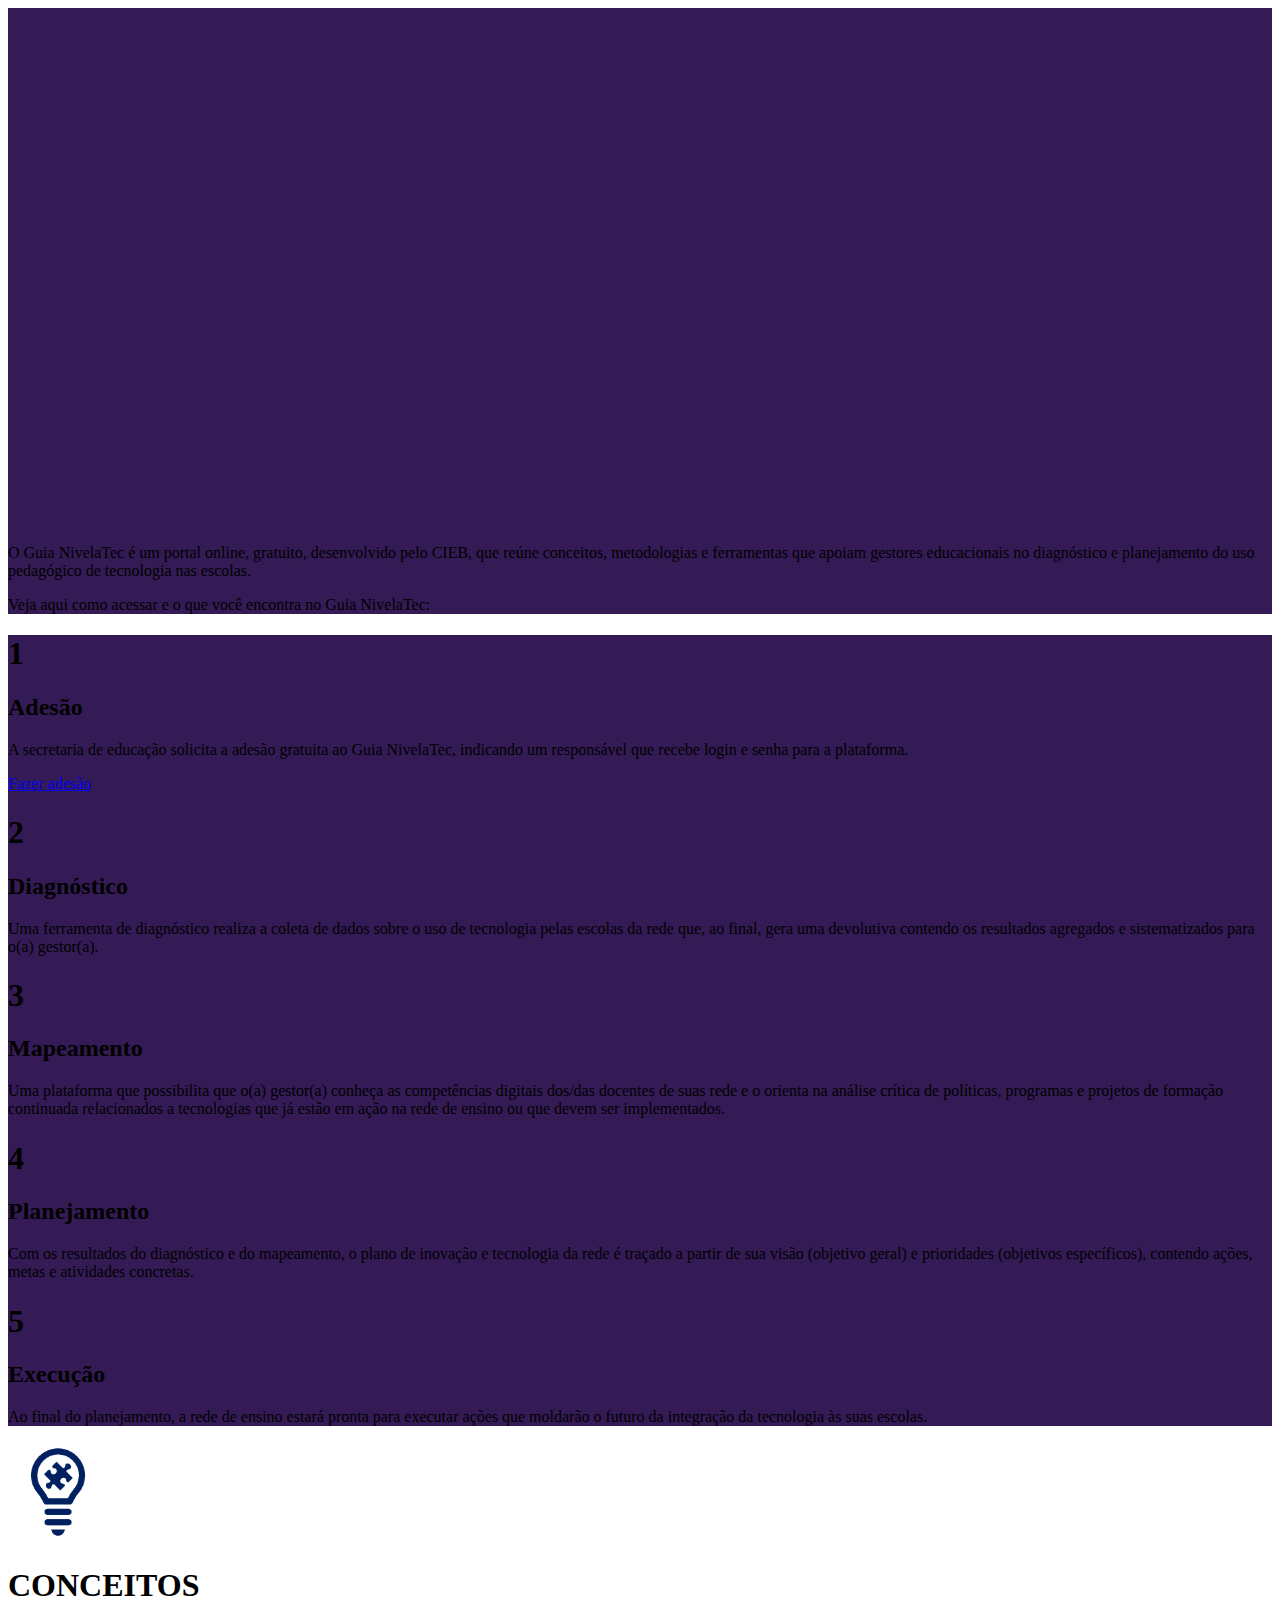
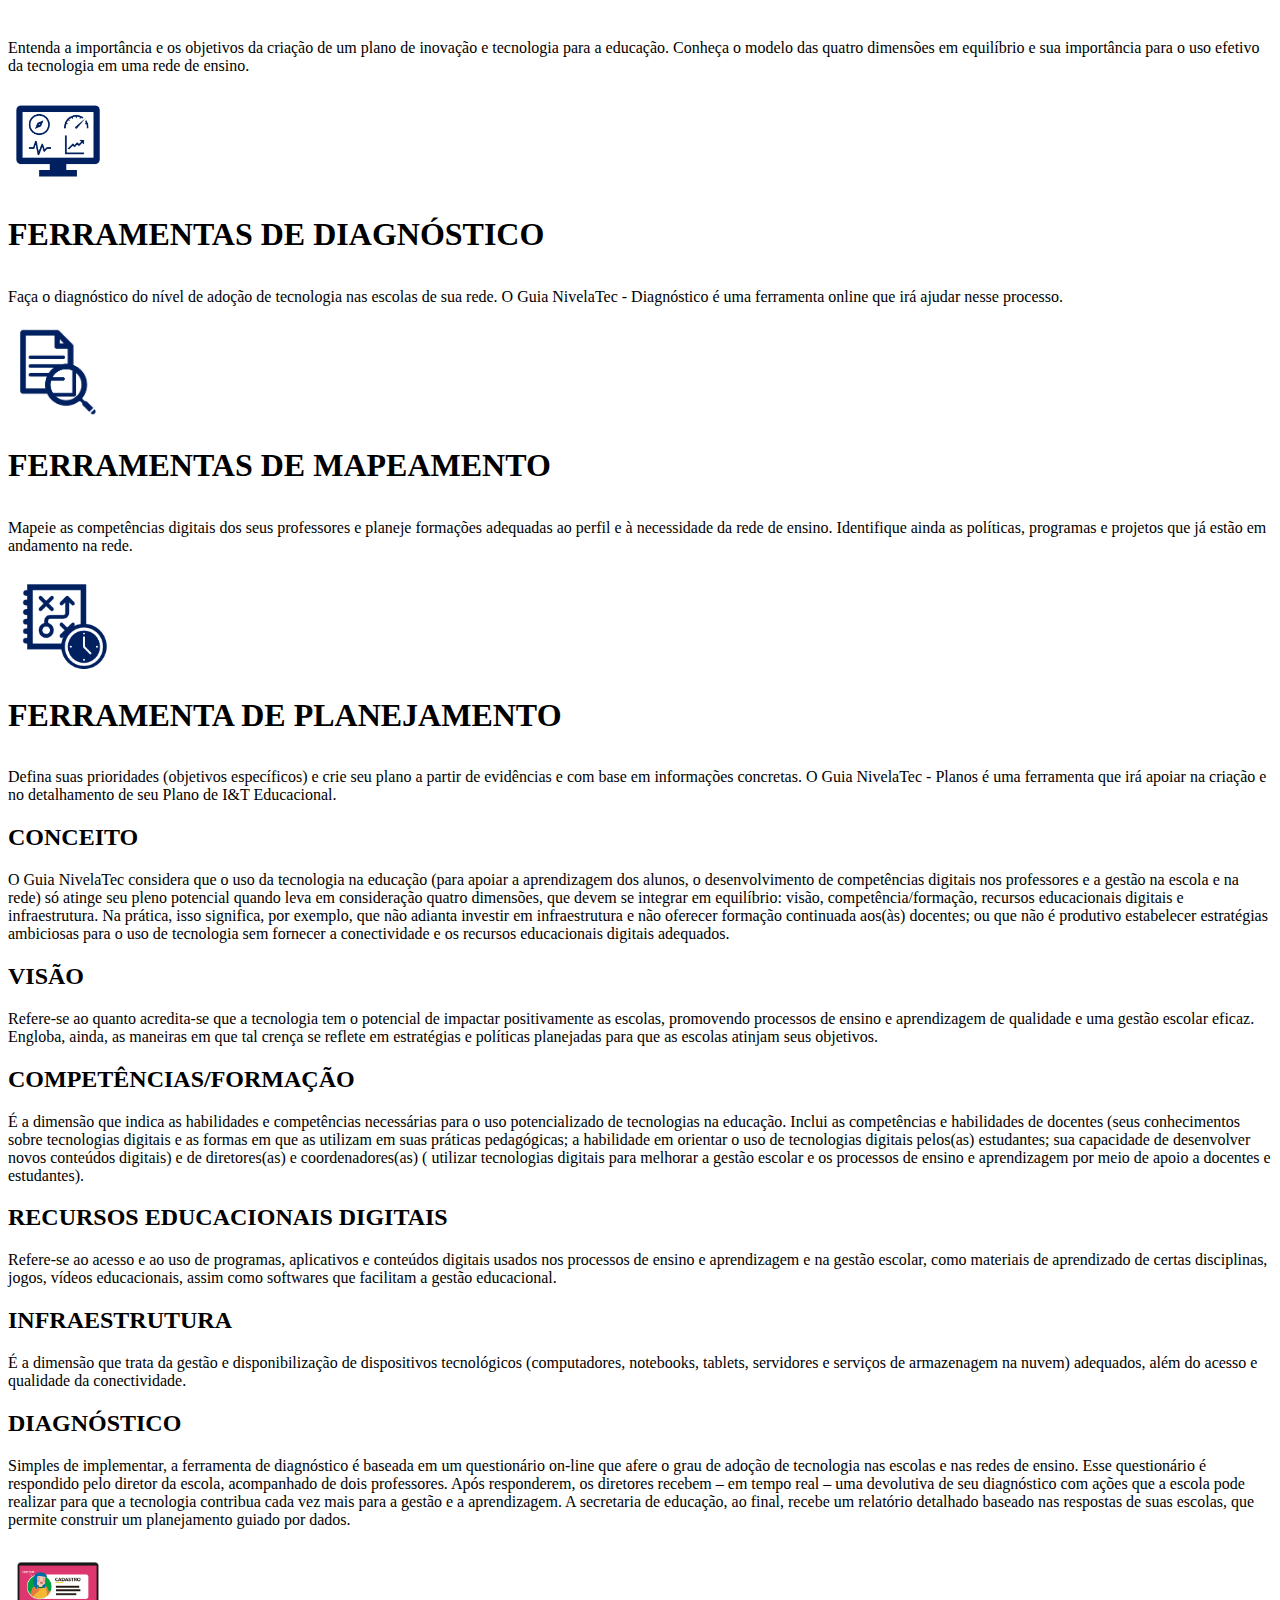
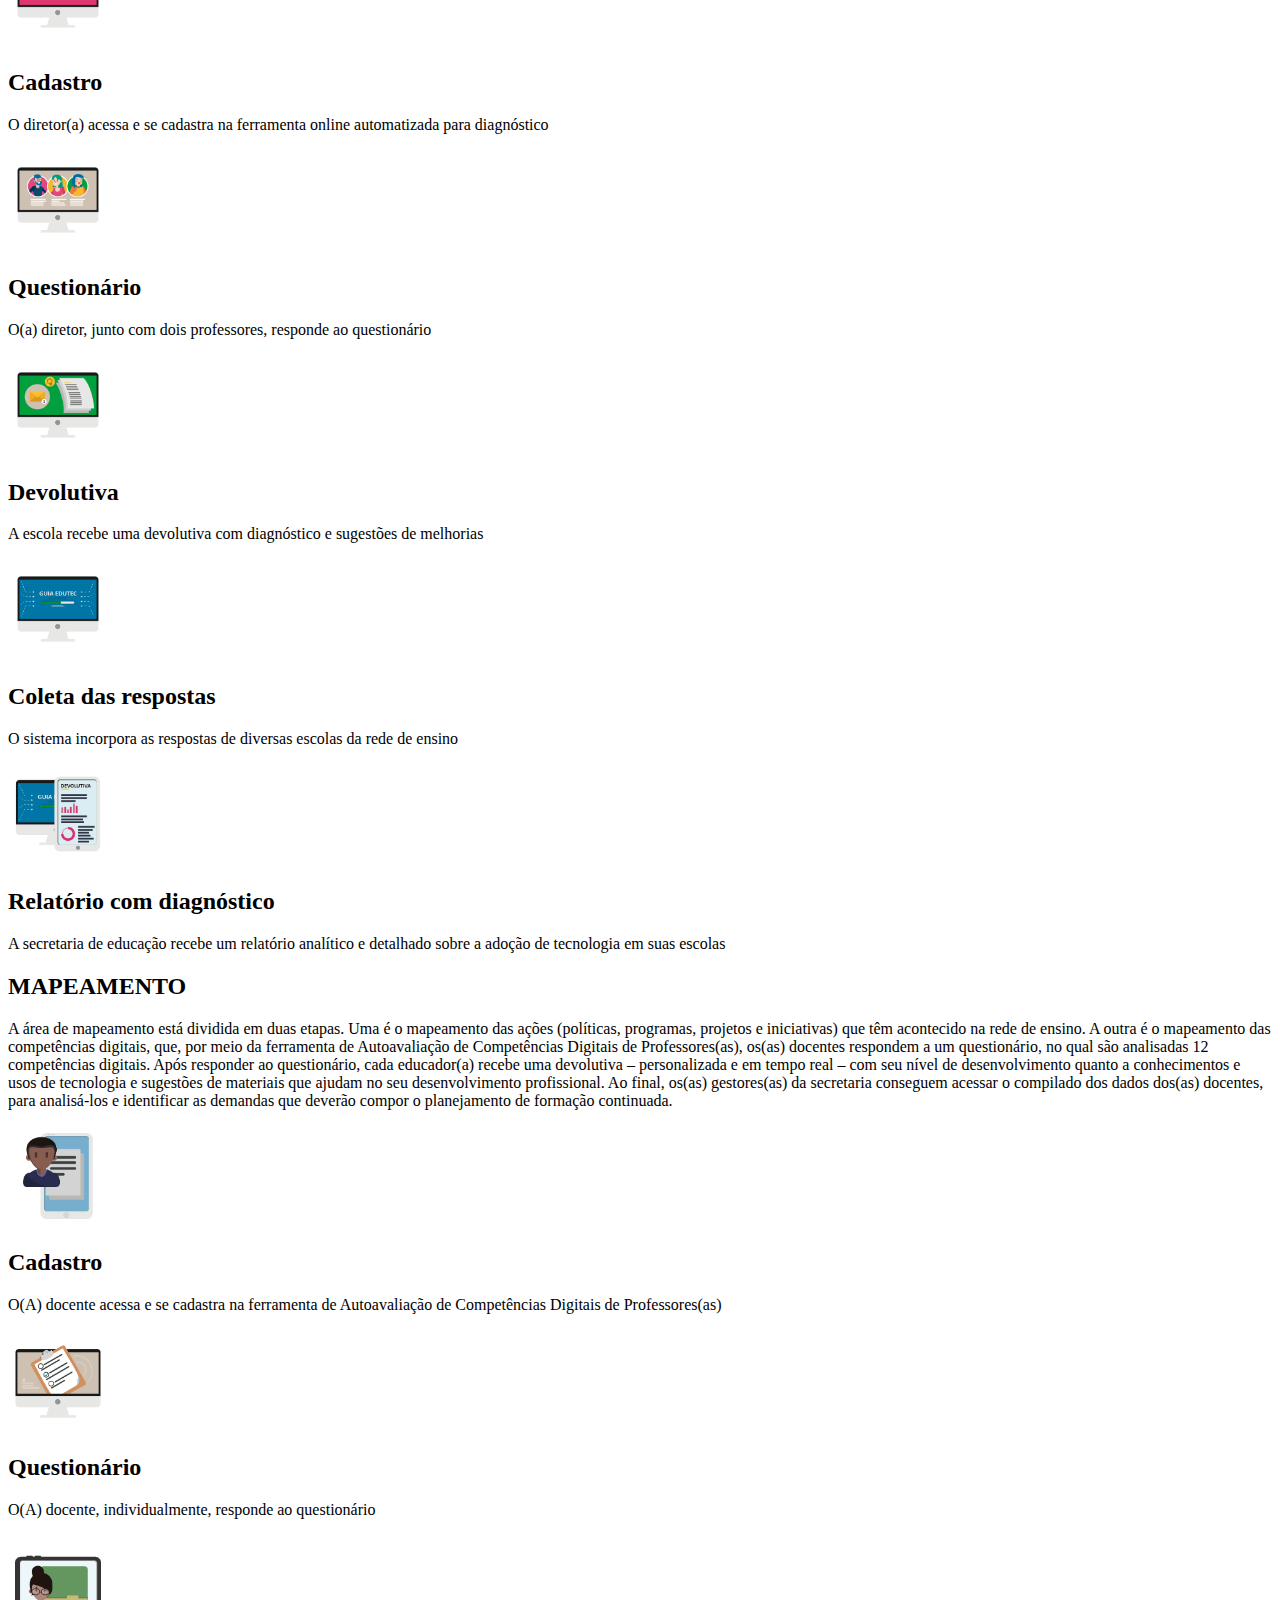
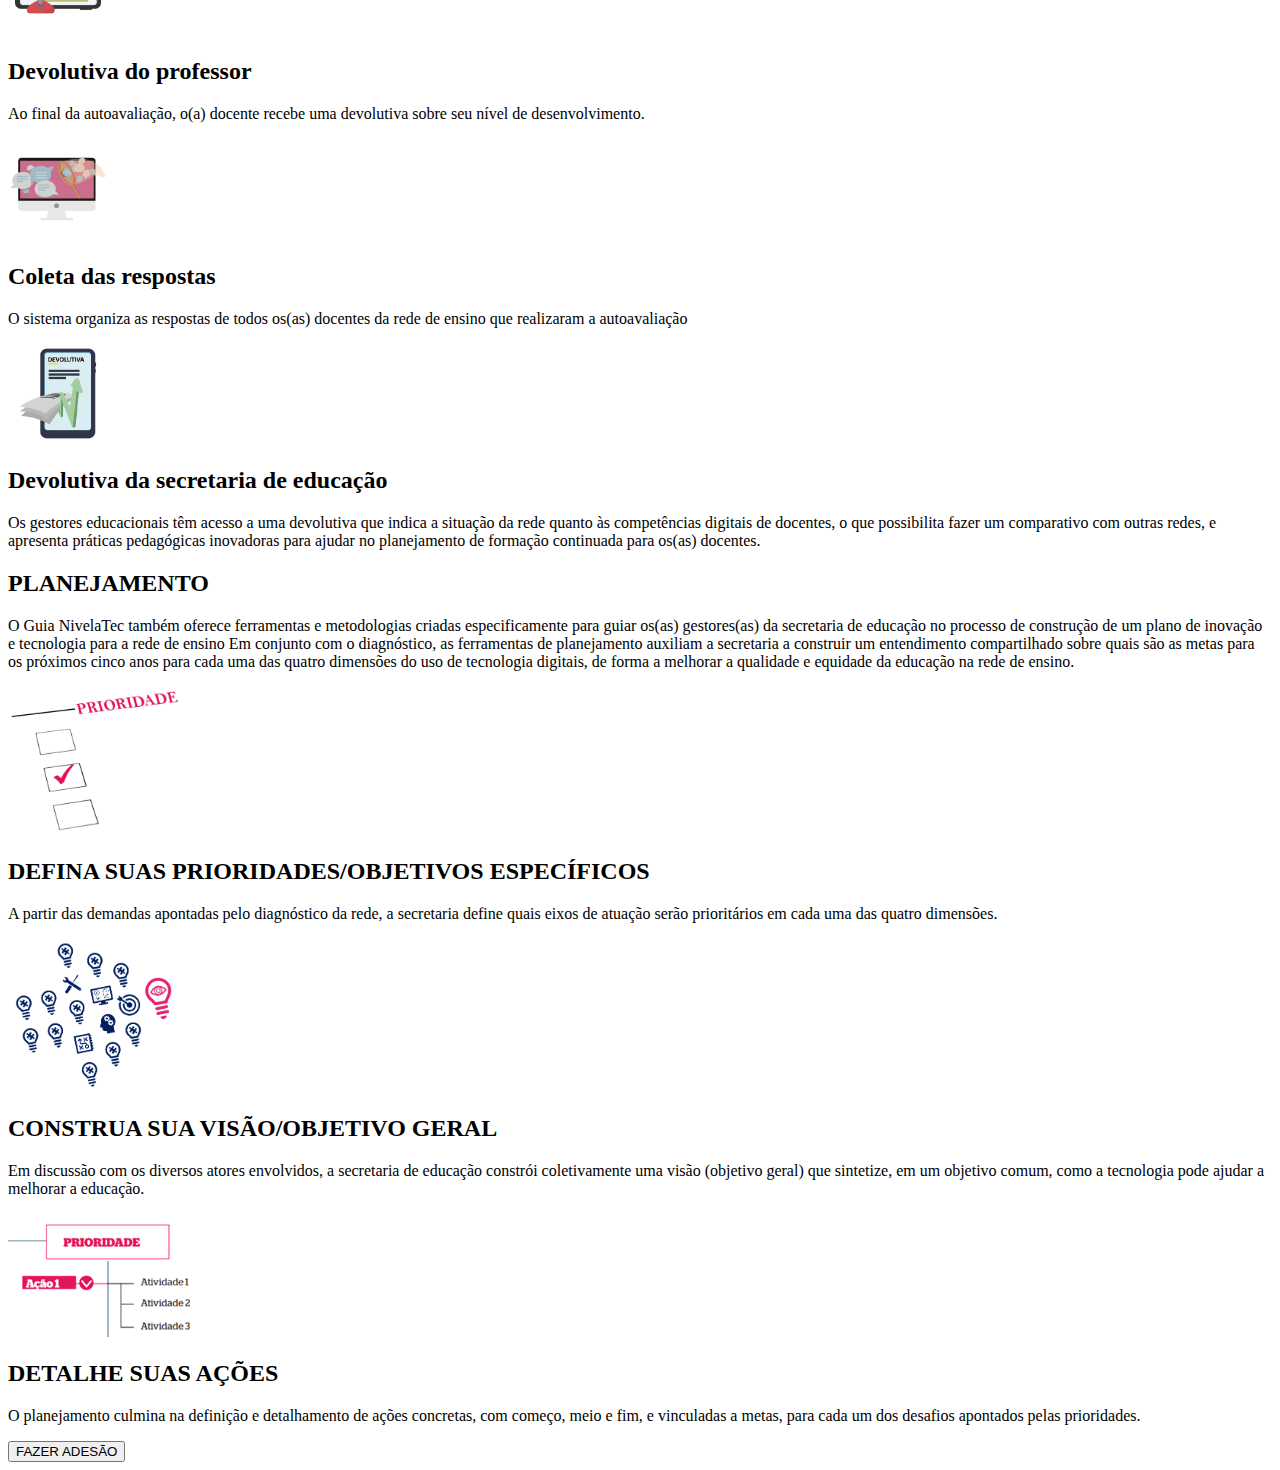
<file: NivelaTechBrasil/Gestor/Gestor/index.html>
<!DOCTYPE html>
<html lang="en">
  <head>
    <meta charset="UTF-8" />
    <meta http-equiv="X-UA-Compatible" content="IE=edge" />
    <meta name="viewport" content="width=device-width, initial-scale=1.0" />
    <link
      href="https://cdn.jsdelivr.net/npm/bootstrap@5.2.0-beta1/dist/css/bootstrap.min.css"
      rel="stylesheet"
      integrity="sha384-0evHe/X+R7YkIZDRvuzKMRqM+OrBnVFBL6DOitfPri4tjfHxaWutUpFmBp4vmVor"
      crossorigin="anonymous"
    />
    <link rel="stylesheet" href="./assets/css/style.css" />
    <title>Pagina - gestor</title>
  </head>
  <body>
    <div id="wrapper">
      <section class="bg-purple pt-5 pb-5">
        <div class="container">
          <div class="ratio" style="--bs-aspect-ratio: 50%">
            <iframe
              width="929"
              height="516"
              src="https://www.youtube.com/embed/-7OvClV0ick"
              title="Guia NivelaTec - Diagnóstico do uso de tecnologia na educação"
              frameborder="0"
              allow="accelerometer; autoplay; clipboard-write; encrypted-media; gyroscope; picture-in-picture"
              allowfullscreen
            ></iframe>
          </div>
        </div>

        <div class="container mt-5">
          <p class="fs-4 text-center text-light">
            O Guia NivelaTec é um portal online, gratuito, desenvolvido pelo CIEB,
            que reúne conceitos, metodologias e ferramentas que apoiam gestores
            educacionais no diagnóstico e planejamento do uso pedagógico de
            tecnologia nas escolas.
          </p>

          <p class="fs-5 text-center text-light">
            Veja aqui como acessar e o que você encontra no Guia NivelaTec:
          </p>
        </div>
      </section>

      <section class="bg-purple">
        <div class="container-fluid">
          <div class="row">
            <div class="col p-5 border border-white">
              <h1 class="text-white">1</h1>
              <h2 class="text-white fs-4">Adesão</h2>
              <p class="text-white fs-6">
                A secretaria de educação solicita a adesão gratuita ao Guia
                NivelaTec, indicando um responsável que recebe login e senha para a
                plataforma.
              </p>
              <a class="btn btn-outline-light" href="#" role="button"
                >Fazer adesão</a
              >
            </div>
            <div class="col p-5 border border-white">
              <h1 class="text-white">2</h1>
              <h2 class="text-white text-white fs-4">Diagnóstico</h2>
              <p class="text-white fs-6">
                Uma ferramenta de diagnóstico realiza a coleta de dados sobre o
                uso de tecnologia pelas escolas da rede que, ao final, gera uma
                devolutiva contendo os resultados agregados e sistematizados
                para o(a) gestor(a).
              </p>
            </div>
            <div class="col p-5 border border-white">
              <h1 class="text-white">3</h1>
              <h2 class="text-white text-white fs-4">Mapeamento</h2>
              <p class="text-white fs-6">
                Uma plataforma que possibilita que o(a) gestor(a) conheça as
                competências digitais dos/das docentes de suas rede e o orienta
                na análise crítica de políticas, programas e projetos de
                formação continuada relacionados a tecnologias que já estão em
                ação na rede de ensino ou que devem ser implementados.
              </p>
            </div>
          </div>
          <div class="row">
            <div class="col p-5 border border-white">
              <h1 class="text-white">4</h1>
              <h2 class="text-white text-white fs-4">Planejamento</h2>
              <p class="text-white fs-6">
                Com os resultados do diagnóstico e do mapeamento, o plano de
                inovação e tecnologia da rede é traçado a partir de sua visão
                (objetivo geral) e prioridades (objetivos específicos), contendo
                ações, metas e atividades concretas.
              </p>
            </div>
            <div class="col p-5 border border-white">
              <h1 class="text-white">5</h1>
              <h2 class="text-white text-white fs-4">Execução</h2>
              <p class="text-white fs-6">
                Ao final do planejamento, a rede de ensino estará pronta para
                executar ações que moldarão o futuro da integração da tecnologia
                às suas escolas.
              </p>
            </div>
          </div>
        </div>
      </section>

      <section class="pt-5 pb-5">
        <div class="container">
          <div class="row">
            <div class="col">
              <img width="100" src="./assets/img/img3.png" />
              <h1 class="fs-5 mb-2 mt-3" style="height: 50px">CONCEITOS</h1>
              <p class="fs-6">
                Entenda a importância e os objetivos da criação de um plano de
                inovação e tecnologia para a educação. Conheça o modelo das
                quatro dimensões em equilíbrio e sua importância para o uso
                efetivo da tecnologia em uma rede de ensino.
              </p>
            </div>
            <div class="col">
              <img width="100" src="./assets/img/img4.png" />
              <h1 class="fs-5 mb-2 mt-3" style="height: 50px">
                FERRAMENTAS DE DIAGNÓSTICO
              </h1>
              <p class="fs-6">
                Faça o diagnóstico do nível de adoção de tecnologia nas escolas
                de sua rede. O Guia NivelaTec - Diagnóstico é uma ferramenta online
                que irá ajudar nesse processo.
              </p>
            </div>
            <div class="col">
              <img width="100" src="./assets/img/img5.png" />
              <h1 class="fs-5 mb-2 mt-3" style="height: 50px">
                FERRAMENTAS DE MAPEAMENTO
              </h1>
              <p class="fs-6">
                Mapeie as competências digitais dos seus professores e planeje
                formações adequadas ao perfil e à necessidade da rede de ensino.
                Identifique ainda as políticas, programas e projetos que já
                estão em andamento na rede.
              </p>
            </div>
            <div class="col">
              <img width="100" src="./assets/img/img6.png" />
              <h1 class="fs-5 mb-2 mt-3" style="height: 50px">
                FERRAMENTA DE PLANEJAMENTO
              </h1>
              <p class="fs-6">
                Defina suas prioridades (objetivos específicos) e crie seu plano
                a partir de evidências e com base em informações concretas. O
                Guia NivelaTec - Planos é uma ferramenta que irá apoiar na criação
                e no detalhamento de seu Plano de I&amp;T Educacional.
              </p>
            </div>
          </div>
        </div>
      </section>

      <section class="pb-5">
        <div class="container">
          <h2 class="fw-bold border-bottom mb-4 pb-3">CONCEITO</h2>
          <p>
            O Guia NivelaTec considera que o uso da tecnologia na educação (para
            apoiar a aprendizagem dos alunos, o desenvolvimento de competências
            digitais nos professores e a gestão na escola e na rede) só atinge
            seu pleno potencial quando leva em consideração quatro dimensões,
            que devem se integrar em equilíbrio: visão, competência/formação,
            recursos educacionais digitais e infraestrutura. Na prática, isso
            significa, por exemplo, que não adianta investir em infraestrutura e
            não oferecer formação continuada aos(às) docentes; ou que não é
            produtivo estabelecer estratégias ambiciosas para o uso de
            tecnologia sem fornecer a conectividade e os recursos educacionais
            digitais adequados.
          </p>
        </div>

        <div class="container mt-5">
          <div class="row">
            <div class="col">
              <h2
                style="border-width: 5px !important"
                class="fs-3 border-bottom pb-3 mb-3 border-primary"
              >
                VISÃO
              </h2>
              <p>
                Refere-se ao quanto acredita-se que a tecnologia tem o potencial
                de impactar positivamente as escolas, promovendo processos de
                ensino e aprendizagem de qualidade e uma gestão escolar eficaz.
                Engloba, ainda, as maneiras em que tal crença se reflete em
                estratégias e políticas planejadas para que as escolas atinjam
                seus objetivos.
              </p>
            </div>
            <div class="col">
              <h2
                style="border-width: 5px !important"
                class="fs-3 border-bottom pb-3 mb-3 border-success"
              >
                COMPETÊNCIAS/FORMAÇÃO
              </h2>
              <p>
                É a dimensão que indica as habilidades e competências
                necessárias para o uso potencializado de tecnologias na
                educação. Inclui as competências e habilidades de docentes (seus
                conhecimentos sobre tecnologias digitais e as formas em que as
                utilizam em suas práticas pedagógicas; a habilidade em orientar
                o uso de tecnologias digitais pelos(as) estudantes; sua
                capacidade de desenvolver novos conteúdos digitais) e de
                diretores(as) e coordenadores(as) ( utilizar tecnologias
                digitais para melhorar a gestão escolar e os processos de ensino
                e aprendizagem por meio de apoio a docentes e estudantes).
              </p>
            </div>
          </div>
          <div class="row">
            <div class="col">
              <h2
                style="border-width: 5px !important"
                class="fs-3 border-bottom pb-3 mb-3 border-warning"
              >
                RECURSOS EDUCACIONAIS DIGITAIS
              </h2>
              <p>
                Refere-se ao acesso e ao uso de programas, aplicativos e
                conteúdos digitais usados nos processos de ensino e aprendizagem
                e na gestão escolar, como materiais de aprendizado de certas
                disciplinas, jogos, vídeos educacionais, assim como softwares
                que facilitam a gestão educacional.
              </p>
            </div>
            <div class="col">
              <h2
                style="border-width: 5px !important"
                class="fs-3 border-bottom pb-3 mb-3 border-info"
              >
                INFRAESTRUTURA
              </h2>
              <p>
                É a dimensão que trata da gestão e disponibilização de
                dispositivos tecnológicos (computadores, notebooks, tablets,
                servidores e serviços de armazenagem na nuvem) adequados, além
                do acesso e qualidade da conectividade.
              </p>
            </div>
          </div>
        </div>
      </section>

      <section class="pb-5">
        <div class="container">
          <h2 class="fw-bold border-bottom mb-4 pb-3">DIAGNÓSTICO</h2>
          <p>
            Simples de implementar, a ferramenta de diagnóstico é baseada em um
            questionário on-line que afere o grau de adoção de tecnologia nas
            escolas e nas redes de ensino. Esse questionário é respondido pelo
            diretor da escola, acompanhado de dois professores. Após
            responderem, os diretores recebem – em tempo real – uma devolutiva
            de seu diagnóstico com ações que a escola pode realizar para que a
            tecnologia contribua cada vez mais para a gestão e a aprendizagem. A
            secretaria de educação, ao final, recebe um relatório detalhado
            baseado nas respostas de suas escolas, que permite construir um
            planejamento guiado por dados.
          </p>
        </div>

        <div class="container">
          <div class="row mt-4">
            <div class="col">
              <div class="box">
                <img width="100" src="./assets/img/img7.png" />
                <h2>Cadastro</h2>
                <p>
                  O diretor(a) acessa e se cadastra na ferramenta online
                  automatizada para diagnóstico
                </p>
              </div>
            </div>
            <div class="col">
              <div class="box">
                <img width="100" src="./assets/img/img8.png" />
                <h2>Questionário</h2>
                <p>
                  O(a) diretor, junto com dois professores, responde ao
                  questionário
                </p>
              </div>
            </div>
            <div class="col">
              <div class="box">
                <img width="100" src="./assets/img/img9.png" />
                <h2>Devolutiva</h2>
                <p>
                  A escola recebe uma devolutiva com diagnóstico e sugestões de
                  melhorias
                </p>
              </div>
            </div>
          </div>
          <div class="row">
            <div class="col">
              <div class="box">
                <img width="100" src="./assets/img/img10.png" />
                <h2>Coleta das respostas</h2>
                <p>
                  O sistema incorpora as respostas de diversas escolas da rede
                  de ensino
                </p>
              </div>
            </div>
            <div class="col">
              <div class="box">
                <img width="100" src="./assets/img/img11.png" />
                <h2>Relatório com diagnóstico</h2>
                <p>
                  A secretaria de educação recebe um relatório analítico e
                  detalhado sobre a adoção de tecnologia em suas escolas
                </p>
              </div>
            </div>
          </div>
        </div>
      </section>

      <section class="pb-5">
        <div class="container">
          <h2 class="fw-bold border-bottom mb-4 pb-3">MAPEAMENTO</h2>
          <p>
            A área de mapeamento está dividida em duas etapas. Uma é o
            mapeamento das ações (políticas, programas, projetos e iniciativas)
            que têm acontecido na rede de ensino. A outra é o mapeamento das
            competências digitais, que, por meio da ferramenta de Autoavaliação
            de Competências Digitais de Professores(as), os(as) docentes
            respondem a um questionário, no qual são analisadas 12 competências
            digitais. Após responder ao questionário, cada educador(a) recebe
            uma devolutiva – personalizada e em tempo real – com seu nível de
            desenvolvimento quanto a conhecimentos e usos de tecnologia e
            sugestões de materiais que ajudam no seu desenvolvimento
            profissional. Ao final, os(as) gestores(as) da secretaria conseguem
            acessar o compilado dos dados dos(as) docentes, para analisá-los e
            identificar as demandas que deverão compor o planejamento de
            formação continuada.
          </p>
        </div>

        <div class="container">
          <div class="row mt-4">
            <div class="col">
              <div class="box">
                <img width="100" class="mb-3" src="./assets/img/img12.png" />
                <h2>Cadastro</h2>
                <p>
                  O(A) docente acessa e se cadastra na ferramenta de
                  Autoavaliação de Competências Digitais de Professores(as)
                </p>
              </div>
            </div>
            <div class="col">
              <div class="box">
                <img width="100" class="mb-3" src="./assets/img/img13.png" />
                <h2>Questionário</h2>
                <p>O(A) docente, individualmente, responde ao questionário</p>
              </div>
            </div>
            <div class="col">
              <div class="box">
                <img width="100" class="mb-3" src="./assets/img/img14.png" />
                <h2>Devolutiva do professor</h2>
                <p>
                  Ao final da autoavaliação, o(a) docente recebe uma devolutiva
                  sobre seu nível de desenvolvimento.
                </p>
              </div>
            </div>
          </div>
          <div class="row">
            <div class="col">
              <div class="box">
                <img width="100" class="mb-3" src="./assets/img/img15.png" />
                <h2>Coleta das respostas</h2>
                <p>
                  O sistema organiza as respostas de todos os(as) docentes da
                  rede de ensino que realizaram a autoavaliação
                </p>
              </div>
            </div>
            <div class="col">
              <div class="box">
                <img width="100" class="mb-3" src="./assets/img/img16.png" />
                <h2>Devolutiva da secretaria de educação</h2>
                <p>
                  Os gestores educacionais têm acesso a uma devolutiva que
                  indica a situação da rede quanto às competências digitais de
                  docentes, o que possibilita fazer um comparativo com outras
                  redes, e apresenta práticas pedagógicas inovadoras para ajudar
                  no planejamento de formação continuada para os(as) docentes.
                </p>
              </div>
            </div>
          </div>
        </div>
      </section>

      <section class="pb-5">
        <div class="container">
          <h2 class="fw-bold border-bottom mb-4 pb-3">PLANEJAMENTO</h2>
          <p>
            O Guia NivelaTec também oferece ferramentas e metodologias criadas
            especificamente para guiar os(as) gestores(as) da secretaria de
            educação no processo de construção de um plano de inovação e
            tecnologia para a rede de ensino Em conjunto com o diagnóstico, as
            ferramentas de planejamento auxiliam a secretaria a construir um
            entendimento compartilhado sobre quais são as metas para os próximos
            cinco anos para cada uma das quatro dimensões do uso de tecnologia
            digitais, de forma a melhorar a qualidade e equidade da educação na
            rede de ensino.
          </p>
        </div>

        <div class="container">
          <div class="row mt-4 mb-5">
            <div class="col">
              <div class="box">
                <img
                  width="220"
                  class="mb-3"
                  src="./assets/img/img2.png"
                />
                <h2 class="fs-5 fw-bold">DEFINA SUAS PRIORIDADES/OBJETIVOS ESPECÍFICOS</h2>
                <p>
									A partir das demandas apontadas pelo diagnóstico da rede, a secretaria define quais eixos de atuação serão prioritários em cada uma das quatro dimensões.
                </p>
              </div>
            </div>
            <div class="col">
              <div class="box">
                <img width="180" class="mb-3" src="./assets/img/img1.png" />
                <h2 class="fs-5 fw-bold">CONSTRUA SUA VISÃO/OBJETIVO GERAL</h2>
                <p>Em discussão com os diversos atores envolvidos, a secretaria de educação constrói coletivamente uma visão (objetivo geral) que sintetize, em um objetivo comum, como a tecnologia pode ajudar a melhorar a educação.</p>
              </div>
            </div>
            <div class="col">
              <div class="box">
                <img width="200" class="mb-5" src="./assets/img/img17.png" />
                <h2 class="fs-5 fw-bold">DETALHE SUAS AÇÕES</h2>
                <p>O planejamento culmina na definição e detalhamento de ações concretas, com começo, meio e fim, e vinculadas a metas, para cada um dos desafios apontados pelas prioridades.</p>
              </div>
            </div>
          </div>

					<button type="button" class="btn btn-primary d-block ms-auto me-auto">FAZER ADESÃO</button>
        </div>

				

      </section>
    </div>
    <!-- JavaScript Bundle with Popper -->
    <script
      src="https://cdn.jsdelivr.net/npm/bootstrap@5.2.0-beta1/dist/js/bootstrap.bundle.min.js"
      integrity="sha384-pprn3073KE6tl6bjs2QrFaJGz5/SUsLqktiwsUTF55Jfv3qYSDhgCecCxMW52nD2"
      crossorigin="anonymous"
    ></script>
  </body>
</html>
</file>
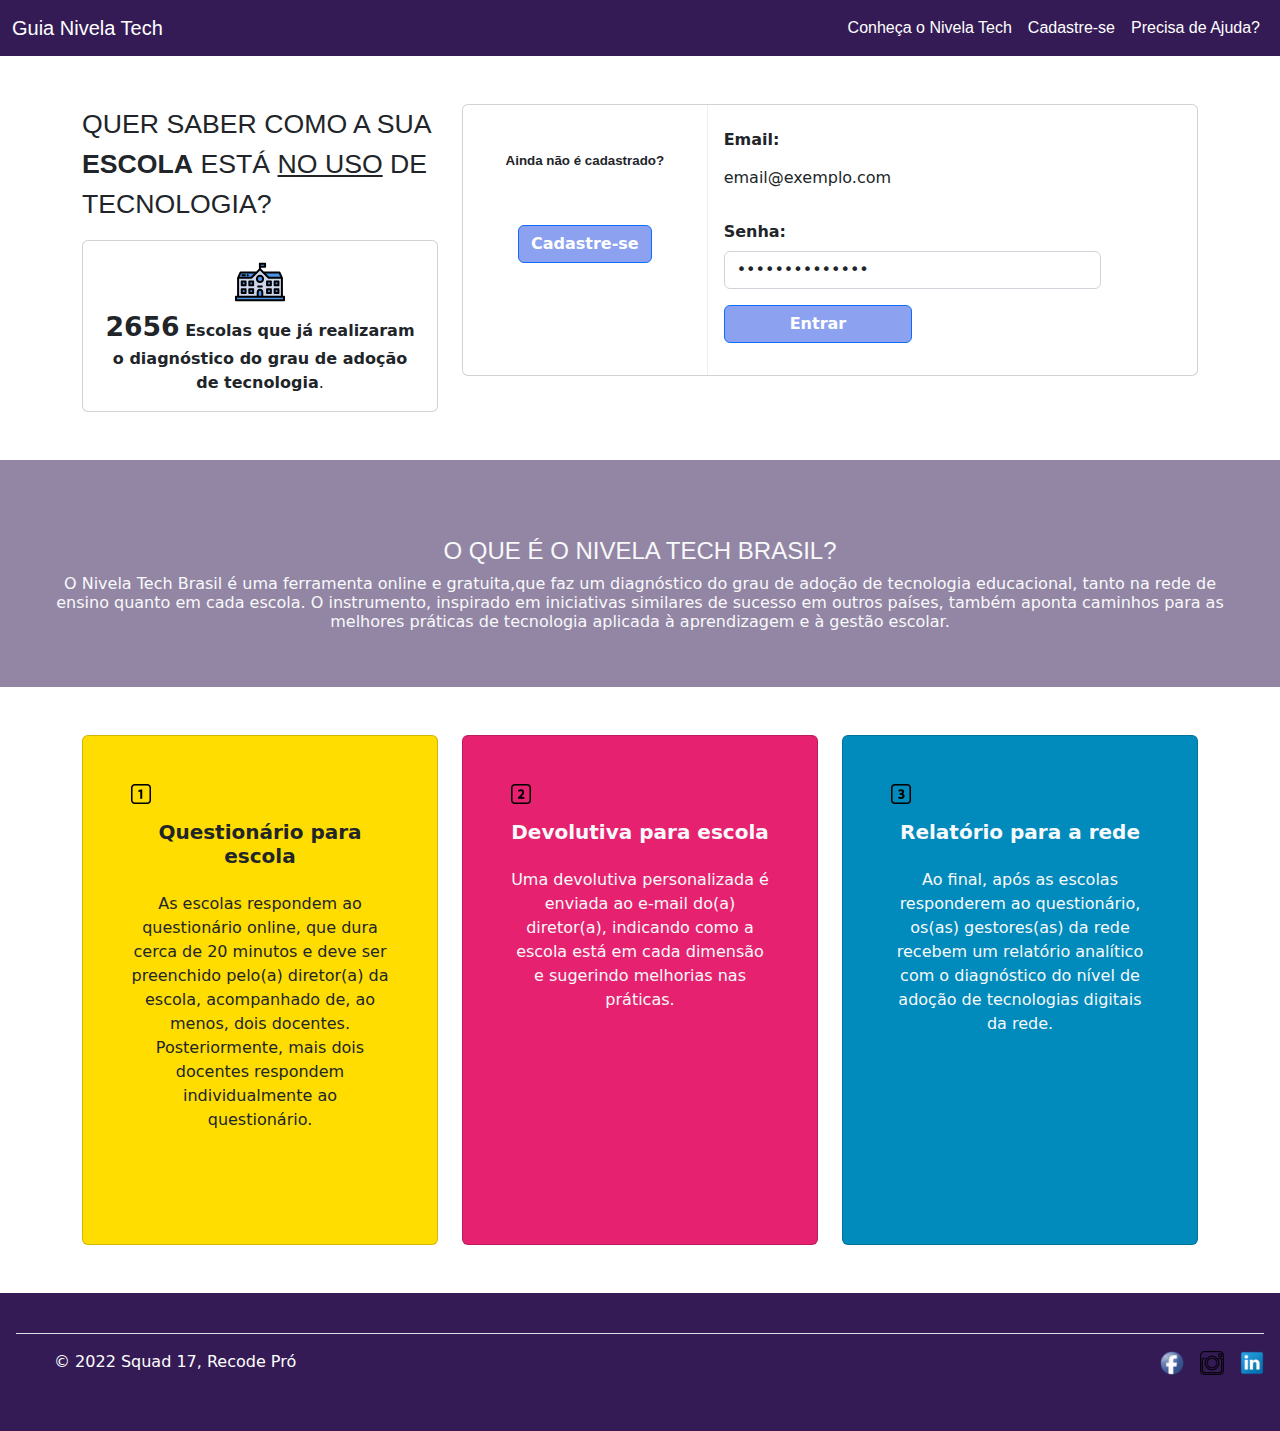
<file: NivelaTechBrasil/pagdiretor-master/diretorescolar.html>
<!DOCTYPE html>
<html lang="pt-br">
<head>
    <meta charset="UTF-8">
    <meta http-equiv="X-UA-Compatible" content="IE=edge">
    <meta name="viewport" content="width=device-width, initial-scale=1.0">

    <link rel="stylesheet" href="css/bootstrap.min.css">


    <title>Gestor</title>
</head>
<body>
  <!--start menu--> 
  <nav class="navbar navbar-dark navbar-expand-lg" style="background-color:rgba(30,2,66,0.9); color: white;">
    <div class="container-fluid">
      <a class="navbar-brand" href="#" style="font-family:'Trebuchet MS', 'Lucida Sans Unicode', 'Lucida Grande', 'Lucida Sans', Arial, sans-serif;">Guia Nivela Tech</a>
      <button class="navbar-toggler" type="button" data-bs-toggle="collapse" data-bs-target="#navbarNav" aria-controls="navbarNav" aria-expanded="false" aria-label="Toggle navigation">
        <span class="navbar-toggler-icon"></span>
      </button>
      <div class="collapse navbar-collapse justify-content-end" id="navbarNav">
        <ul class="navbar-nav">
          <li class="nav-item">
            <a class="nav-link active" aria-current="page" href="#" style="font-family: 'Lucida Sans', 'Lucida Sans Regular', 'Lucida Grande', 'Lucida Sans Unicode', Geneva, Verdana, sans-serif;">Conheça o Nivela Tech</a>
          </li>
          <li class="nav-item">
            <a class="nav-link active" href="#" style="font-family: 'Lucida Sans', 'Lucida Sans Regular', 'Lucida Grande', 'Lucida Sans Unicode', Geneva, Verdana, sans-serif;">Cadastre-se</a>
          </li>
          <li class="nav-item">
            <a class="nav-link active" href="#" style="font-family: 'Lucida Sans', 'Lucida Sans Regular', 'Lucida Grande', 'Lucida Sans Unicode', Geneva, Verdana, sans-serif;">Precisa de Ajuda?</a>
          </li>
          
        </ul>
      </div>
    </div>
  </nav>
  <!--end menu-->
    <div class="container mb-5">
      <div class="row mt-5">
        <!--A esquerda titulo e dados-->
        <div class="col-md-4">
          <p style="font-family:Arial, Helvetica, sans-serif ; font-size: 20pt;">
            QUER SABER COMO
            A SUA <span style="font-weight: 900;">ESCOLA</span> ESTÁ
            <span style="text-decoration: underline">NO USO</span> DE TECNOLOGIA?
          </p>
            <div class="card">
              <div class="p-3 text-center rounded">
                <img src="imagens/school.svg" width="50px" height="50px" alt="escola"> <br> <strong><span class="counter" data-target="4000" style="font-size: 20pt ;">4000</span> Escolas que já realizaram o diagnóstico do grau de adoção de tecnologia</strong>.
              </div>

            </div>

        </div>
        <!--Fim a esquerda titulo e dados-->

        <div class="col-md-8 ">
          <div class="card mb-3">
            <div class="row g-0">
              <div class="col-md-4 text-center" style="border-right: 1px ridge ;">
                <h4 class="mt-5" style="font-family:Arial, Helvetica, sans-serif ; font-size: 10pt;"><strong>Ainda não é cadastrado?</strong></Ainda></h4>
                <button type="button" class="btn btn-primary mt-5" style="background-color: rgba(63,100,230,0.6) ;"><strong>  Cadastre-se </strong></button>
              </div>
              <div class="col-md-8">
                <div class="card-body">

                  <div class="mb-3 row">
                    <label for="staticEmail" class="col-sm-3 col-form-label"><strong>Email:</strong></label>
                    <div class="col-sm-10">
                      <input type="text" readonly class="form-control-plaintext" id="staticEmail" value="email@exemplo.com">
                    </div>
                  </div>
                  <div class="mb-3 row">
                    <label for="inputPassword" class="col-sm-3 col-form-label"><strong>Senha:</strong></label>
                    <div class="col-sm-10">
                      <input type="password" class="form-control" id="inputPassword" value="exemplodesenha">
                      <button type="button" class="btn col-6 btn-primary mt-3 " style="background-color: rgba(63,100,230,0.6) ;"><strong>Entrar</strong></button>
                    </div>
                  </div>                  
                               
                     
                </div>                  
          </div>
          </div>
        </div>
      </div>
     </div>       
    </div>

    <div class="container-fluid p-5" style="background-color:  rgba(30, 2, 66, 0.479);" >
      <div class="row" >

         <h4 class="text-center text-light"  style="font-family:Arial, Helvetica, sans-serif ;"><br>O QUE É O NIVELA TECH BRASIL?</h4>

      </div>

      
        <div class="row">
       <p class="h6 text-center text-light">O Nivela Tech Brasil é uma ferramenta online e gratuita,que faz um diagnóstico do grau de adoção de tecnologia educacional, tanto na rede de ensino quanto em cada escola.
   
         O instrumento, inspirado em iniciativas similares de sucesso em outros países, também aponta caminhos para as melhores práticas de tecnologia aplicada à aprendizagem e à gestão escolar.</p>
       </div>
      

   </div>

   

   <div class="container">

    <div class="row">

      <div class="col-md-4 mb-5 ">

        <div class="card mt-5 p-5 h-100" style="background-color:  #fd0">
           <img class="mb-3" width="20px"   src="imagens/Numbers-1-icon.png" alt="">
          <h5 class="text text-dark text-center"><strong>Questionário para escola</strong> </h5>  
          
            <p class="mt-3 text text-dark text-center" > As escolas respondem ao questionário online, que dura cerca de 20 minutos e deve ser preenchido pelo(a) diretor(a) da escola, acompanhado de, ao menos, dois docentes. Posteriormente, mais dois docentes respondem individualmente ao questionário.</p> 

        </div>


      </div>

      <div class="col-md-4 mb-5">

        <div class="card mt-5 p-5 h-100" style="background-color: #e62270;">
           <img class="mb-3" width="20px"   src="imagens/Numbers-2-icon.png" alt="">
          <h5 class="text text-light text-center"><strong>Devolutiva para escola</strong> </h5>  
          
            <p class="mt-3 text text-light text-center" > Uma devolutiva personalizada é enviada ao e-mail do(a) diretor(a), indicando como a escola está em cada dimensão e sugerindo melhorias nas práticas.
            </p> 

        </div>


      </div>

      <div class="col-md-4 mb-5">

        <div class="card mt-5 p-5 h-100" style="background-color:#008bbc;">
           <img class="mb-3" width="20px"   src="imagens/Numbers-3-icon.png" alt="">
          <h5 class="text text-light text-center"><strong>Relatório para a rede</strong> </h5>  
          
            <p class="mt-3 text text-light text-center" >Ao final, após as escolas responderem ao questionário, os(as) gestores(as) da rede recebem um relatório analítico com o diagnóstico do nível de adoção de tecnologias digitais da rede.
            </p> 

        </div>


      </div>




    </div>


   </div>

   <div class="container-fluid mt-5 p-3" style="background-color:rgba(30,2,66,0.9);">
    <footer class="d-flex flex-wrap justify-content-between align-items-center py-3 my-4 border-top">
      <div class="col-md-4 d-flex align-items-center">
        <a href="/" class="mb-3 me-2 mb-md-0 text-muted text-decoration-none lh-1">
          <svg class="bi" width="30" height="24"><use xlink:href="#bootstrap"></use></svg>
        </a>
        <span class="mb-3 mb-md-0 text-muted"><font style="vertical-align: inherit;"><font style="vertical-align: inherit; color: white;">© 2022 Squad 17, Recode Pró
        </font></font></span>
      </div>
  
      <ul class="nav col-md-4 justify-content-end list-unstyled d-flex">
        <li class="ms-3"><a class="text-muted" href="#"><img src="imagens/facebook.png" class="bi" width="24" height="24"></img></a></li>
        <li class="ms-3"><a class="text-muted" href="#"><img src="imagens/instagram.png" class="bi" width="24" height="24"></img></a></li>
        <li class="ms-3"><a class="text-muted" href="#"><img src="imagens/Linkedin.png" class="bi" width="24" height="24"></img></a></li>
        
        
      </ul>
    </footer>
  </div>
  

    



    

    
    <script src="js/bootstrap.bundle.min.js"></script>
    <script src="app.js"></script>
</body>
</html>
</file>
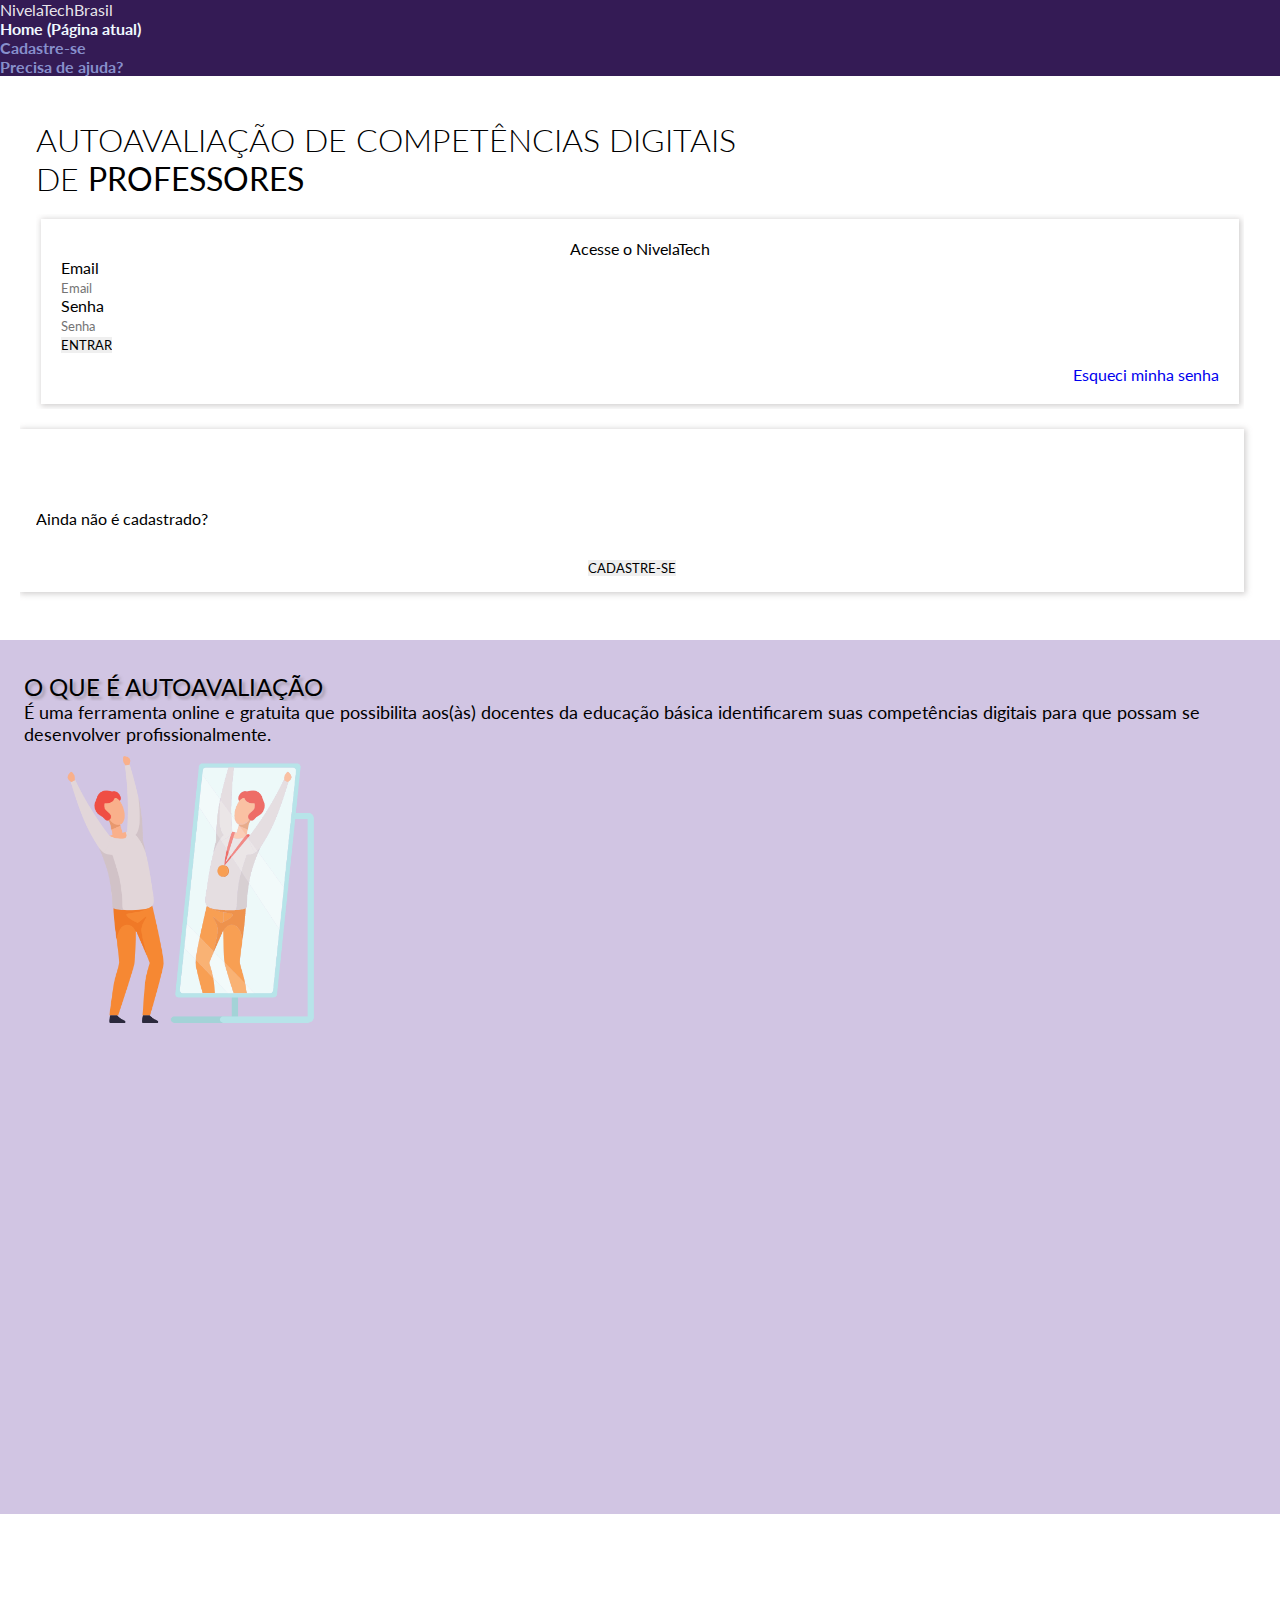
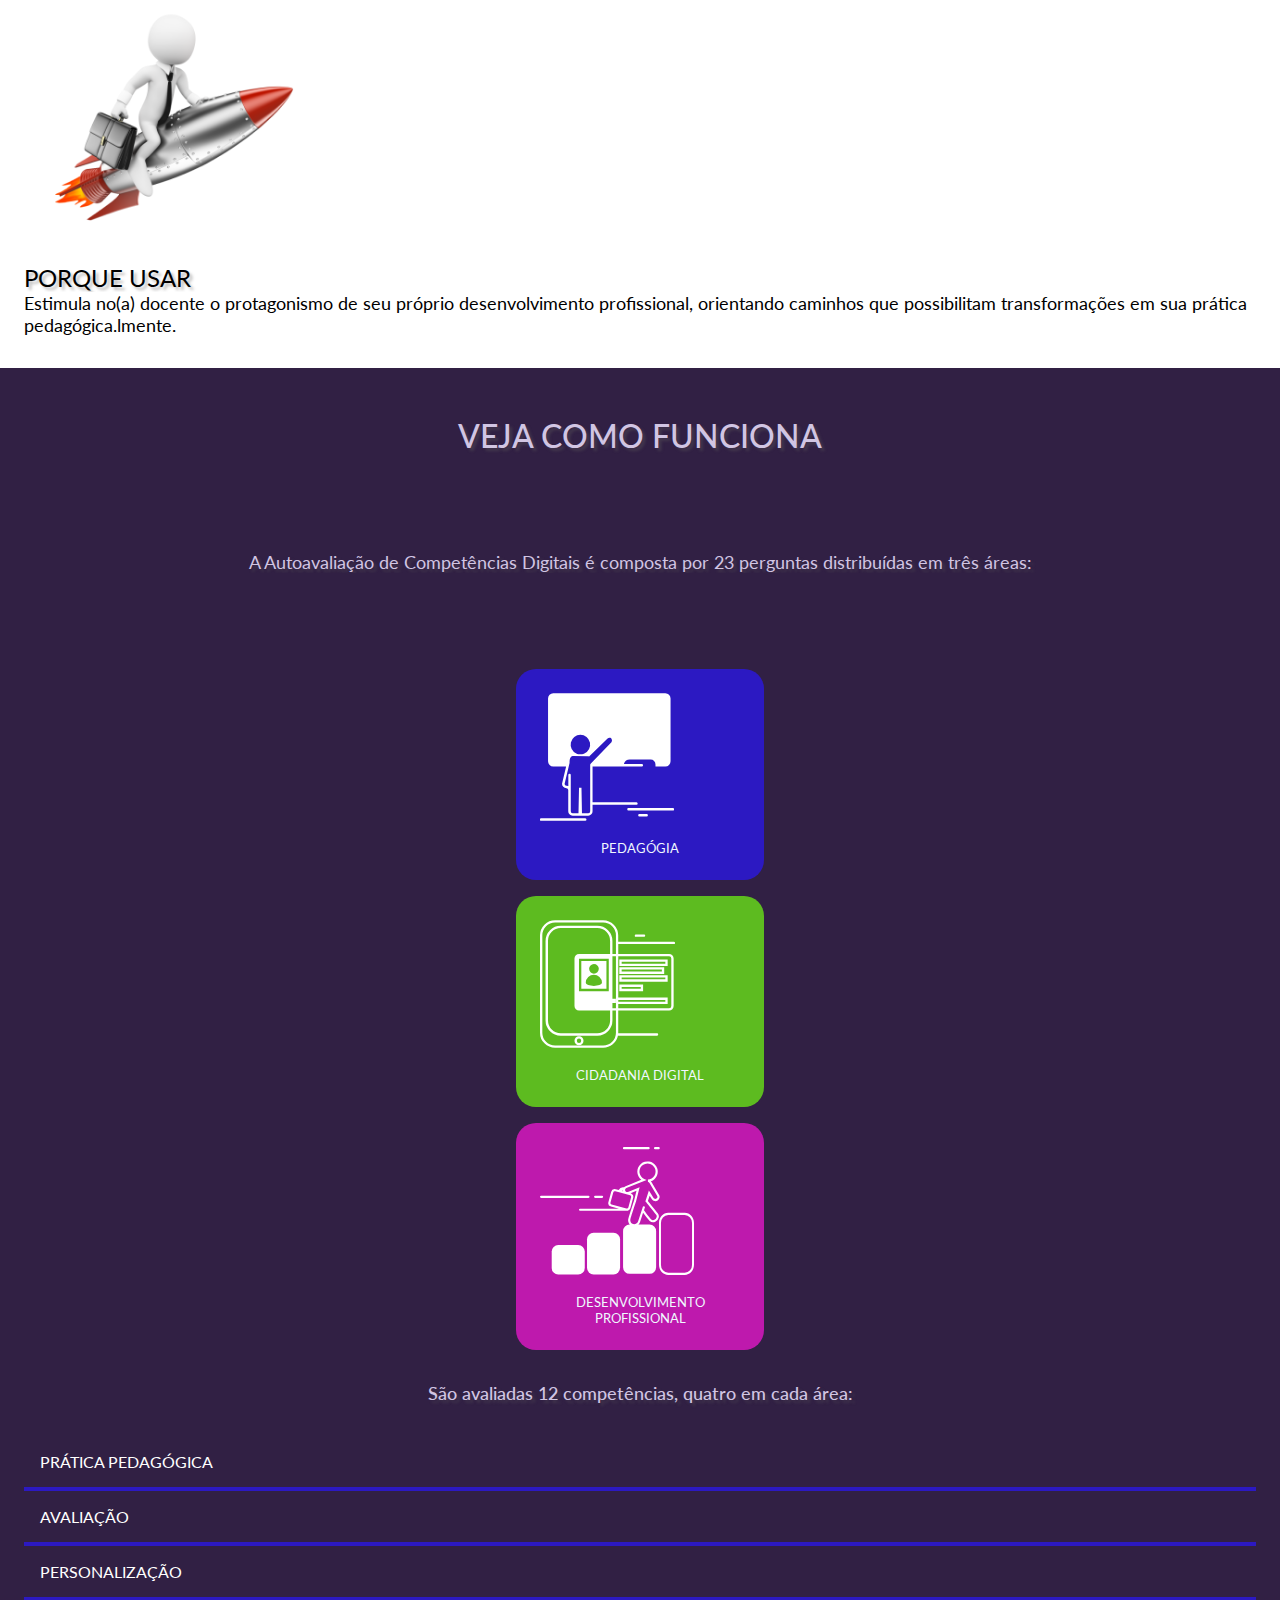
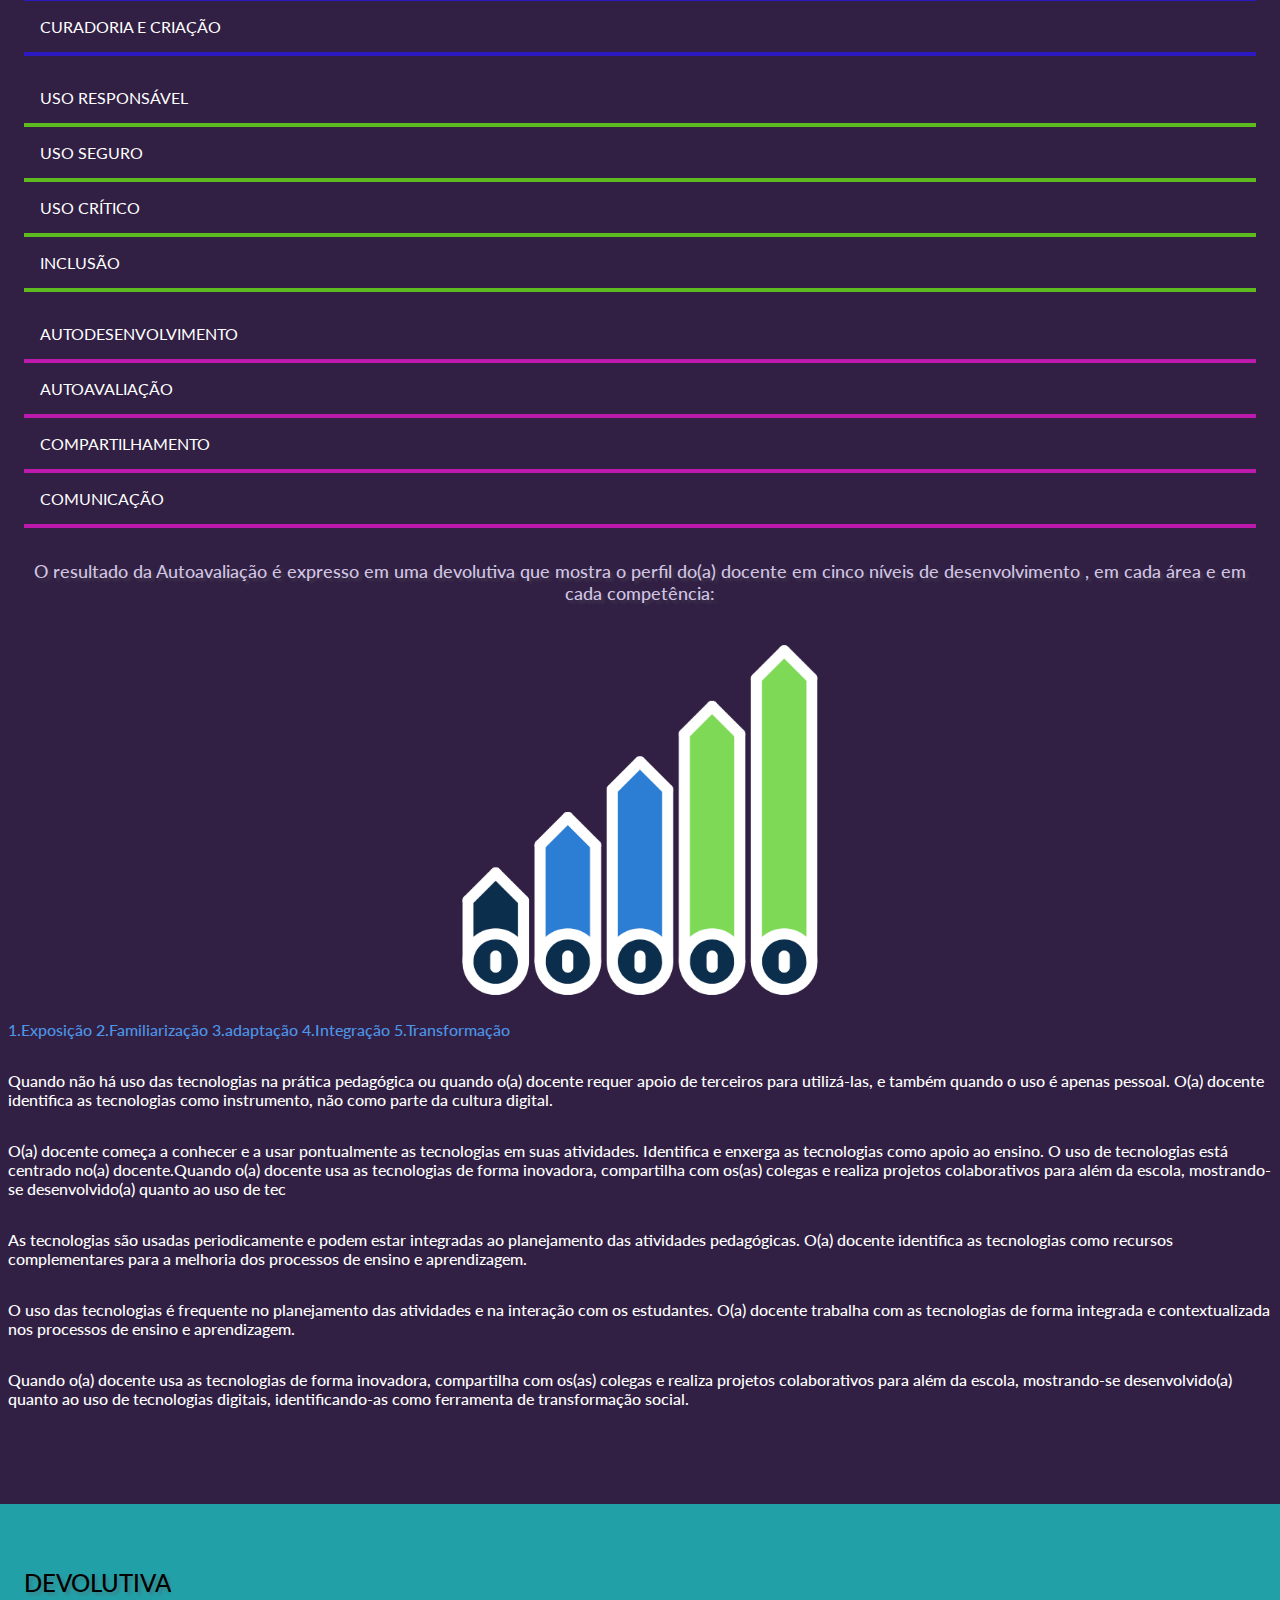
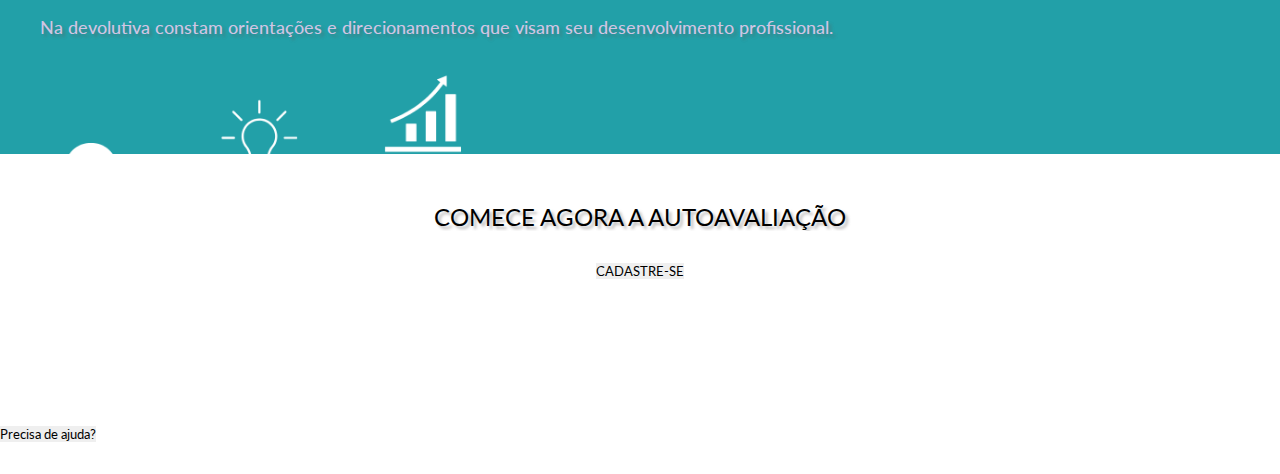
<file: NivelaTechBrasil/PaginaDocente/nivelaTechBrasil.html>
<!DOCTYPE html>
<html lang="pt-BR">
<head>
    <meta charset="UTF-8">
    <meta http-equiv="X-UA-Compatible" content="IE=edge">
    <meta name="viewport" content="width=device-width, initial-scale=1.0">
    <link rel="stylesheet" href="https://stackpath.bootstrapcdn.com/bootstrap/4.1.3/css/bootstrap.min.css"
        integrity="sha384-MCw98/SFnGE8fJT3GXwEOngsV7Zt27NXFoaoApmYm81iuXoPkFOJwJ8ERdknLPMO" crossorigin="anonymous">
    
    <link rel="stylesheet" href="./nivelaTechpg1.css">
    <title>NivelaTechBrasil</title>

    <link rel="preconnect" href="https://fonts.googleapis.com">
    <link rel="preconnect" href="https://fonts.gstatic.com" crossorigin>
    <link href="https://fonts.googleapis.com/css2?family=Lato:wght@300;400&display=swap" rel="stylesheet">
</head>
<body>
    <section>
            <!--INICIO DA NAVBAR-->

            <nav class="navbar navbar-expand-lg navbar-light bg-light">
                <a class="navbar-brand" href="#">NivelaTechBrasil</a>
                <button class="navbar-toggler" type="button" data-toggle="collapse" data-target="#navbarTogglerDemo02" aria-controls="navbarTogglerDemo02" aria-expanded="false" aria-label="Alterna navegação">
                  <span class="navbar-toggler-icon"></span>
                </button>
              
                <div class="collapse navbar-collapse" id="navbarTogglerDemo02">
                    <ul class="navbar-nav mr-auto mt-2 mt-lg-0">
                        <li class="nav-item active">
                          <a class="nav-link" href="../PrimeiraPagina/nivelaTechBrasil.html">Home <span class="sr-only">(Página atual)</span></a>
                        </li>
                        <li class="nav-item">
                          <a class="nav-link" href="./FormDocente/index.html">Cadastre-se</a>
                        </li>
                        <li class="nav-item">
                            <a class="nav-link" href="#">Precisa de ajuda?</a>
                          </li>
                      </ul>
                </div>
              </nav>
        <!--FIM DA NAVBAR-->
    </section>

    <section class="section-one">
      <div class="container"> 
        <div class="row">
            <div class="col">
              <h1>
                AUTOAVALIAÇÃO DE 
                COMPETÊNCIAS DIGITAIS <br>
                DE <strong>PROFESSORES</strong>
              </h1>
            </div>
            <div class="col">
              <form>
                <p class="p-form">Acesse o NivelaTech</p>
                <div class="form-group row">
                  <label for="inputEmail3" class="col-sm-2 col-form-label">Email</label>
                  <div class="col-sm-10">
                    <input type="email" class="form-control" id="inputEmail3" placeholder="Email">
                  </div>
                </div>
                <div class="form-group row">
                  <label for="inputPassword3" class="col-sm-2 col-form-label">Senha</label>
                  <div class="col-sm-10">
                    <input type="password" class="form-control" id="inputPassword3" placeholder="Senha">
                  </div>
                </div>
                <button type="button" class="btn btn-primary btn-lg btn-block">ENTRAR</button>
                <div class="pwd-form"><a  href="#">Esqueci minha senha</a></div>
            </div>

            <div class="cad">
              <p class="p-cad">Ainda não é cadastrado?</p>
              <a href="./FormDocente/index.html">
                <button id="btn-cad" type="button" class="btn btn-outline-info btn-lg">CADASTRE-SE</button>
              </a>
              
            </div>

           
      </div>
    </div>

    </section>

    <section class="section-two">
        <div class="container">
          <div class="row">
            <div class="col">
              <h1 class="title-section">
                O QUE É AUTOAVALIAÇÃO
              </h1>
              <p class="p-section">
                É uma ferramenta online e gratuita que possibilita aos(às) docentes da educação básica identificarem suas competências digitais para que possam se desenvolver profissionalmente.
              </p>
              <img class="img-section" src="images/foto-espelho.png" alt="" width="300px">
            </div> 
            <div class="col">
                <iframe width="560" height="415" src="https://www.youtube.com/embed/-EDSndUuK-8" title="YouTube video player" frameborder="0" allow="accelerometer; autoplay; clipboard-write; encrypted-media; gyroscope; picture-in-picture" allowfullscreen></iframe>
              </div>
          </div>
        </div>
    </section>


    <section class="section-three">
      <div class="container">
        <div class="row">
          <div class="col">
            <img class="img-section" src="images/foguete.png" alt="" width="250px">
          </div> 
            <div class="col">
              <h1 class="title-section">
                PORQUE USAR
              </h1>
              <p class="p-section">
                Estimula no(a) docente o protagonismo de seu próprio desenvolvimento profissional, orientando caminhos que possibilitam transformações em sua prática pedagógica.lmente.
              </p>
            </div>
        </div>
      </div>
  </section>

  <section class="section-four">
    <div>
      <h1 class="title-four">VEJA COMO FUNCIONA</h1>
    </div>
    <hr style="background-color: #ffffff73;">
    <div class="container">
      <div>
        <p class="p-four">A Autoavaliação de Competências Digitais é composta por 23 perguntas distribuídas em três áreas:</p>
      </div>

      <div class="row">
        <div class="col">
          <div class="card-one" style="width: 15.5rem;">
            <img class="card-img-top" src="/Assets/icone-pedagogica.svg" alt="Imagem de capa do card">
            <h5 class="card-title">PEDAGÓGIA</h5>
          </div>
        </div>

        <div class="col">
          <div class="card-two" style="width: 15.5rem;">
            <img class="card-img-top" src="/Assets/icone-cidadania.svg" alt="Imagem de capa do card">
            <h5 class="card-title">CIDADANIA DIGITAL</h5>
          </div>
        </div>

        <div class="col">
          <div class="card-three" style="width: 15.5rem;">
            <img class="card-img-top" src="/Assets/icone-desenvolvimento.svg" alt="Imagem de capa do card">
            <h5 class="card-title">DESENVOLVIMENTO PROFISSIONAL</h5>
          </div>
        </div>
        </div>

        <div>
          <p class="p-posCard">São avaliadas 12 competências, quatro em cada área:</p>
        </div>
        <div class="row">
          <div class="col">
            <ul>
              <li class="list-one">PRÁTICA PEDAGÓGICA</li>
              <li class="list-one">AVALIAÇÃO</li>
              <li class="list-one">PERSONALIZAÇÃO</li>
              <li class="list-one">CURADORIA E CRIAÇÃO</li>
            </ul>
          </div>

          <div class="col">
            <ul>
              <li class="list-two">USO RESPONSÁVEL</li>  
              <li class="list-two">USO SEGURO</li>
              <li class="list-two">USO CRÍTICO</li> 
              <li class="list-two">INCLUSÃO</li>
            </ul>
          </div>

          <div class="col">
            <ul>
              <li class="list-three">AUTODESENVOLVIMENTO</li>
              <li class="list-three">AUTOAVALIAÇÃO</li>
              <li class="list-three">COMPARTILHAMENTO</li>
              <li class="list-three">COMUNICAÇÃO</li>
            </ul>
          </div>
        </div>

        <div>
          <p class="p-posCard">O resultado da Autoavaliação é expresso em uma devolutiva que mostra o perfil do(a) docente em cinco níveis de desenvolvimento , em cada área e em cada competência:</p>
        </div>

        <div>
          <img class="img-nivel" src="images/nivel.png" alt="Nivel" width="400px">
        </div>

        <nav>
          <div class="nav nav-tabs" id="nav-tab" role="tablist">
            <a class="nav-item nav-link active" id="nav-home-tab" data-toggle="tab" href="#nav-exposiçao" role="tab" aria-controls="nav-home" aria-selected="true">1.Exposição</a>
            <a class="nav-item nav-link" id="nav-profile-tab" data-toggle="tab" href="#nav-familiarizaçao" role="tab" aria-controls="nav-profile" aria-selected="false">2.Familiarização</a>
            <a class="nav-item nav-link" id="nav-contact-tab" data-toggle="tab" href="#nav-adaptaçao" role="tab" aria-controls="nav-contact" aria-selected="false">3.adaptação</a>
            <a class="nav-item nav-link" id="nav-contact-tab" data-toggle="tab" href="#nav-integraçao" role="tab" aria-controls="nav-contact" aria-selected="false">4.Integração</a>
            <a class="nav-item nav-link" id="nav-contact-tab" data-toggle="tab" href="#nav-trasnformaçao" role="tab" aria-controls="nav-contact" aria-selected="false">5.Transformação</a>
          </div>
        </nav>
        <div class="tab-content" id="nav-tabContent">
          <div class="tab-pane fade show active" id="nav-exposiçao" role="tabpanel" aria-labelledby="nav-exposiçao-tab">Quando não há uso das tecnologias na prática pedagógica ou quando o(a) docente requer apoio de terceiros para utilizá-las, e também quando o uso é apenas pessoal. O(a) docente identifica as tecnologias como instrumento, não como parte da cultura digital.</div>

          <div class="tab-pane fade" id="nav-familiarizaçao" role="tabpanel" aria-labelledby="nav-familiarizaçao-tab">O(a) docente começa a conhecer e a usar pontualmente as tecnologias em suas atividades. Identifica e enxerga as tecnologias como apoio ao ensino. O uso de tecnologias está centrado no(a) docente.Quando o(a) docente usa as tecnologias de forma inovadora, compartilha com os(as) colegas e realiza projetos colaborativos para além da escola, mostrando-se desenvolvido(a) quanto ao uso de tec</div>

          <div class="tab-pane fade" id="nav-adaptaçao" role="tabpanel" aria-labelledby="nav-adaptaçao-tab">As tecnologias são usadas periodicamente e podem estar integradas ao planejamento das atividades pedagógicas. O(a) docente identifica as tecnologias como recursos complementares para a melhoria dos processos de ensino e aprendizagem.</div>

          <div class="tab-pane fade" id="nav-integraçao" role="tabpanel" aria-labelledby="nav-integraçao-tab">O uso das tecnologias é frequente no planejamento das atividades e na interação com os estudantes. O(a) docente trabalha com as tecnologias de forma integrada e contextualizada nos processos de ensino e aprendizagem.</div>

          <div class="tab-pane fade" id="nav-trasnformaçao" role="tabpanel" aria-labelledby="nav-trasnformaçao-tab">Quando o(a) docente usa as tecnologias de forma inovadora, compartilha com os(as) colegas e realiza projetos colaborativos para além da escola, mostrando-se desenvolvido(a) quanto ao uso de tecnologias digitais, identificando-as como ferramenta de transformação social.</div>
        </div>

      </div>
    </div>
  </section>

  <section class="section-five">
    
    <div class="container">
      <div class="row">
        <div class="col">
          <h1 class="title-section-five">DEVOLUTIVA</h1>
          <p class="p-five">
            Na devolutiva constam orientações e direcionamentos que visam seu desenvolvimento profissional.
          </p>
        </div>

        <div class="col">
          <img class="img-evoluçao" src="images/evoluçao.png" alt="evolução" width="500px" >
        </div>
      </div>
    </div>

  </section>

  <section class="section-six">
    <div class="container">
      <h1 class="title-six">COMECE AGORA A AUTOAVALIAÇÃO</h1>
      <button id="btn-six" type="button" class="btn btn-outline-success btn-lg">CADASTRE-SE</button>
    </div>
    <button type="button" class="btn btn-outline-info btn-lg btn-block">Precisa de ajuda?</button>
  </section>

    <script src="https://code.jquery.com/jquery-3.3.1.slim.min.js"
        integrity="sha384-q8i/X+965DzO0rT7abK41JStQIAqVgRVzpbzo5smXKp4YfRvH+8abtTE1Pi6jizo"
        crossorigin="anonymous"></script>
    <script src="https://cdnjs.cloudflare.com/ajax/libs/popper.js/1.14.3/umd/popper.min.js"
        integrity="sha384-ZMP7rVo3mIykV+2+9J3UJ46jBk0WLaUAdn689aCwoqbBJiSnjAK/l8WvCWPIPm49"
        crossorigin="anonymous"></script>
    <script src="https://stackpath.bootstrapcdn.com/bootstrap/4.1.3/js/bootstrap.min.js"
        integrity="sha384-ChfqqxuZUCnJSK3+MXmPNIyE6ZbWh2IMqE241rYiqJxyMiZ6OW/JmZQ5stwEULTy"
        crossorigin="anonymous"></script>
    
</body>
</html>
</file>
<file: NivelaTechBrasil/Gestor/Gestor/assets/css/style.css>
.bg-purple{
	background-color: rgba(30, 2, 66, 0.9);
}
</file>
<file: NivelaTechBrasil/PaginaDocente/nivelaTechpg1.css>
/*-----GERAL------*/
*{
    margin: 0;
    padding: 0;
    border: none;
    text-decoration: none;
    box-sizing: border-box;
    overflow-x: hidden;

    font-family: 'Lato', sans-serif;
}

h1 {
    font-weight: 300;
}

.col{
    margin: 1rem;
}
.container{
    padding: 1rem 0.5rem;
}



/*-----NAV BAR------*/
.bg-light {
    background-color: rgba(30, 2, 66, 0.9)!important;
}

.navbar-light .navbar-brand {
    color: rgba(255, 255, 255, 0.9);
}

.navbar-light .navbar-toggler {
    color: rgba(255, 255, 255, 0.219);
    border-color: rgba(255, 255, 255, 0.384);
}

.navbar-nav .nav-link {
    text-align: end;
}

.navbar-light .navbar-nav .nav-link {
    color: rgba(159, 176, 236, 0.801);
    font-weight: bolder;
}

.navbar-light .navbar-nav .active>.nav-link{
    color: aliceblue;
}
.mr-auto {
    margin-left: auto!important;
    margin-right: 0!important;
}


/*-----FORMULARIO DE ENTRADA/CADASTRO------*/

form{
    box-shadow: 1px 1px 6px 1px #958f8f6e;
    padding: 20px;
    margin: 5px;
}

.p-form{
 text-align: center;
}

.cad {
    margin: 20px 1rem 20px 0;
    padding: 1rem;
    box-shadow: 1px 1px 6px 1px #958f8f6e;
}

.p-cad{
    margin-top: 4rem;
}

#btn-cad{
    display: block;
    margin-left: auto;
    margin-right: auto;
    margin-top: 2rem;
}

.pwd-form{
    padding-top: .75rem;
    text-align: end;
}

/*-----SEÇÃO DE AUTOAVALIAÇÃO------*/

.section-one{
    padding: .75rem;
}

.title-section{
    font-size: x-large;
    font-weight: 400;
    text-shadow: 3px 3px 3px #5f5c5c67;
}

.img-section {
    margin-left: 20px;
}

.p-section {
    font-size: large;
}

/*-----SEÇÃO 2------*/

.section-two{
    background-color: #D1C5E3;
}

/*-----SEÇÃO 3------*/
.section-three{
margin-top: 3rem;
}

/*-----SEÇÃO 4------*/
.section-four{
    background-color: #231138ef;
    padding-bottom: 5rem;
}

.title-four{
    color: #D1C5E3;
    font-weight: 500;
    text-align: center;
    margin-top: 3rem;
    text-shadow: 3px 3px 3px #5f5c5c67;
}

.p-four{
    color: #D1C5E3;
    font-size: large;
    text-align: center;
    margin-top: 5rem;
    margin-bottom: 5rem;
    text-shadow: 3px 3px 3px #5f5c5c67;
}

.card-one, .card-two, .card-three {
    display: block;
    margin-left: auto;
    margin-right: auto;
}

.card-one{
    background-color: rgba(44, 24, 221, 0.822);
    padding: 1.5rem;
    border-radius: 20px;
}

.card-two{
    background-color: rgba(103, 221, 24, 0.822);
    padding: 1.5rem;
    border-radius: 20px;
}

.card-three{
    background-color: rgba(221, 24, 195, 0.822);
    padding: 1.5rem;
    border-radius: 20px;
}

.card-title{
    text-align: center;
    margin-top: 1rem;
    color: aliceblue;
    font-weight: 400;
}

.list-one {
    color: white;
    border-bottom: 4px solid rgba(44, 24, 221, 0.822);
    padding: 1rem;
} 

.list-two {
    color: white;
    border-bottom: 4px solid rgba(103, 221, 24, 0.822);
    padding: 1rem;
}

.list-three {
    color: white;
    border-bottom: 4px solid rgba(221, 24, 195, 0.822);
    padding: 1rem;
}

.p-posCard{
    margin-bottom: 0;
    color: #D1C5E3;
    font-size: large;
    padding-top: 1rem;
    text-align: center;
    font-weight: 500;
    text-shadow: 3px 3px 3px #5f5c5c67;
    padding: 1rem;
}

.img-nivel{
    display: block;
    margin-left: auto;
    margin-right: auto;
}

.nav {
    overflow: hidden;
}

.nav-item{
    color: rgb(77, 148, 230);
    font-weight: 500;
}

.tab-pane {
    color: #ffffff;
    margin-top: 2rem;
    font-weight: 500;
}

/*-----SEÇÃO 5------*/
.section-five{
    background-color: #22A0A8;
    height: 250px;
    overflow: hidden;
}

.title-section-five{
    font-size: x-large;
    font-weight: 500;
    text-shadow: 3px 3px 3px #5f5c5c67;
    padding-top: 2rem;
    display: inline-block;
}

.img-evoluçao{
    margin-top: -8rem;
}

.p-five{
    color: #D1C5E3;
    font-size: large;
    font-weight: 500;
    text-shadow: 3px 3px 3px #5f5c5c67;
    padding: 1rem;
}

/*-----SEÇÃO 6------*/

.section-six{
    padding-bottom: 2rem;
}

.title-six{
    text-align: center;
    font-size: x-large;
    font-weight: 400;
    text-shadow: 3px 3px 3px #5f5c5c67;
    margin-top: 2rem;
    margin-bottom: 2rem;
}

#btn-six{
    display: block;
    margin-left: auto;
    margin-right: auto;
    margin-bottom: 8rem;
}

footer{
    background-color: rgba(30, 2, 66, 0.9);
}

/*-----RESPONSIVIDADE------*/
@media (max-width: 810px) {
    .row{
        display: block;
        margin-left: auto;
        margin-right: auto;
    } .cad {
        margin: 20px 5px 20px 35px;
    }
}
</file>
